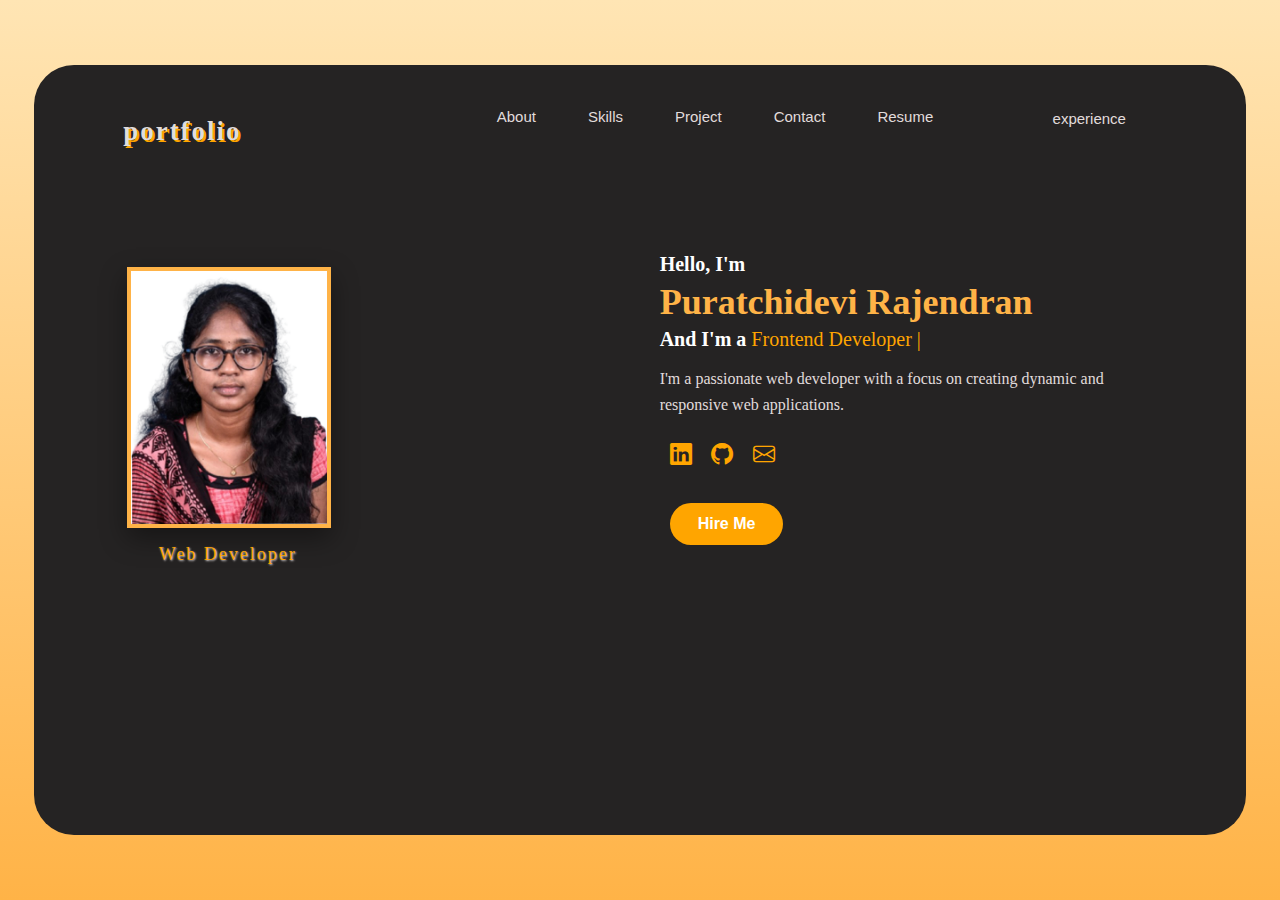
<file: index.html>
<!DOCTYPE html>
<html lang="en">
<head>
    <meta charset="UTF-8">
    <meta name="viewport" content="width=device-width, initial-scale=1.0">
    <title>Portfolio</title>
    <!-- <link href="./bootstrap.css" rel="stylesheet"> -->
    <link rel="stylesheet" href="https://cdn.jsdelivr.net/npm/bootstrap-icons@1.11.3/font/bootstrap-icons.css">
    <link rel="stylesheet" href="portfolio.css">
    <link rel="icon" href="./Screenshot 2025-12-28 at 7.12.57 PM.png" type="image/x-icon">
</head>
<body>
    

    <div class="main-container">

       

        <div class="sub-container">

            <div class="header-section">


                <div class="nav-links">  <h2 class="p-text">portfolio </h2></div>
                <div class="nav-links1">
                <!-- <div class="decoration"><a href="about.html" style="color: #e1dcdc;font-size: 15px; text-decoration: none;"class="decoration" > About Me </a></div> -->
                    <div class="decoration"> <a href="about.html" style="text-decoration: none;color: #e1dcdc;"class="decoration" > About  </a> </div>
                    <div class="decoration" > <a href="skills.html" style="text-decoration: none;color: #e1dcdc;"class="decoration" > Skills </a> </div>
                    <div class="decoration"> <a href="project.html" style="text-decoration: none;color: #e1dcdc;"class="decoration" > Project </a> </div>
                    <div class="decoration"> <a href="contact.html" style="text-decoration: none;color: #e1dcdc;"class="decoration" > Contact </a> </div>
                    <div class="decoration"> <a href="resume.html" style="text-decoration: none; color: #e1dcdc;" class="decoration"> Resume </a> </div>

                </div>
                <div class="nav-links">
                    <p class="experience-text"> <a href="experience.html" style="text-decoration: none;color: #e1dcdc;"class="decoration" target="_blank"> experience </a></p>
                </div>

                
                <!-- <div class="slider-arrow right-arrow">&#10095;</div> -->
                
                

            </div>

            <div class="profile-section">

                <div class="profile-picture">
                    <img src="./img2.png" alt="Profile Picture" class="profile-img">
                    <p class="animated-role">Web Developer</p>
                </div>

                <div class="profile-details">

                    <!-- <div class="inner-div">
                        <div class="content-div">
                            <p>Hello,I'm<p><h5> Puratchidevi</h5>
                                <p>And I'm a<p><span style="color:  orange;">Frontend Developer |</span>

                        </div>
                        <div class="content-div1">
                            <p>I'm a passionate web developer with a focus on creating dynamic and responsive web applications.</p>
                        </div> -->
                       
                        <div class="inner-div">
                            <div class="div-1">
                                <h3>Hello, I'm</h3>
                                <h1>Puratchidevi Rajendran</h1>
                                <h3>And I'm a <span style="color: orange;">Frontend Developer |</span></h3>

                            </div>
                            <div>
                                <p>I'm a passionate web developer with a focus on creating dynamic and responsive web applications.</p>
                            </div>
                        

                       
                        

                        <div class="content-div">
                        <span class="icon linkedin">
                             <a href="https://www.linkedin.com/in/puratchidevi-rajendran-268b58221/" target="_blank">
                             <i class="bi bi-linkedin fs-3"></i>
                            </a>
                        </span>

                        <span class="icon github">
                             <a href="https://github.com/yourusername" target="_blank">
                            <i class="bi bi-github fs-3"></i>
                            </a>
                         </span>

                          <span class="icon github">
                            <a href="mailto:puratchidevir47@gmail.com" target="_blank">
                            <i class="bi bi-envelope fs-3"></i>
                            </a>
                        </span>
                        </div>
                        
                        <div class="content-div">
                            <!-- <button class="btn btn-primary"><b>Hire Me</b></button> -->
                            <button class="btn btn-primary" id="hireMeBtn"><b>Hire Me</b></button>
                        </div>

                    </div>
                    
                    <div >
                      
                    </div>
                    
                   
                </div>

            </div>

            
            


        </div>


        

    </div>

<script>
const hireBtn = document.getElementById('hireMeBtn');
hireBtn.addEventListener('click', () => {
    window.location.href = "contact.html"; // direct contact page ku po
});


</script>


<script  src="./bootstrap.js"></script>
</body>
</html>
</file>
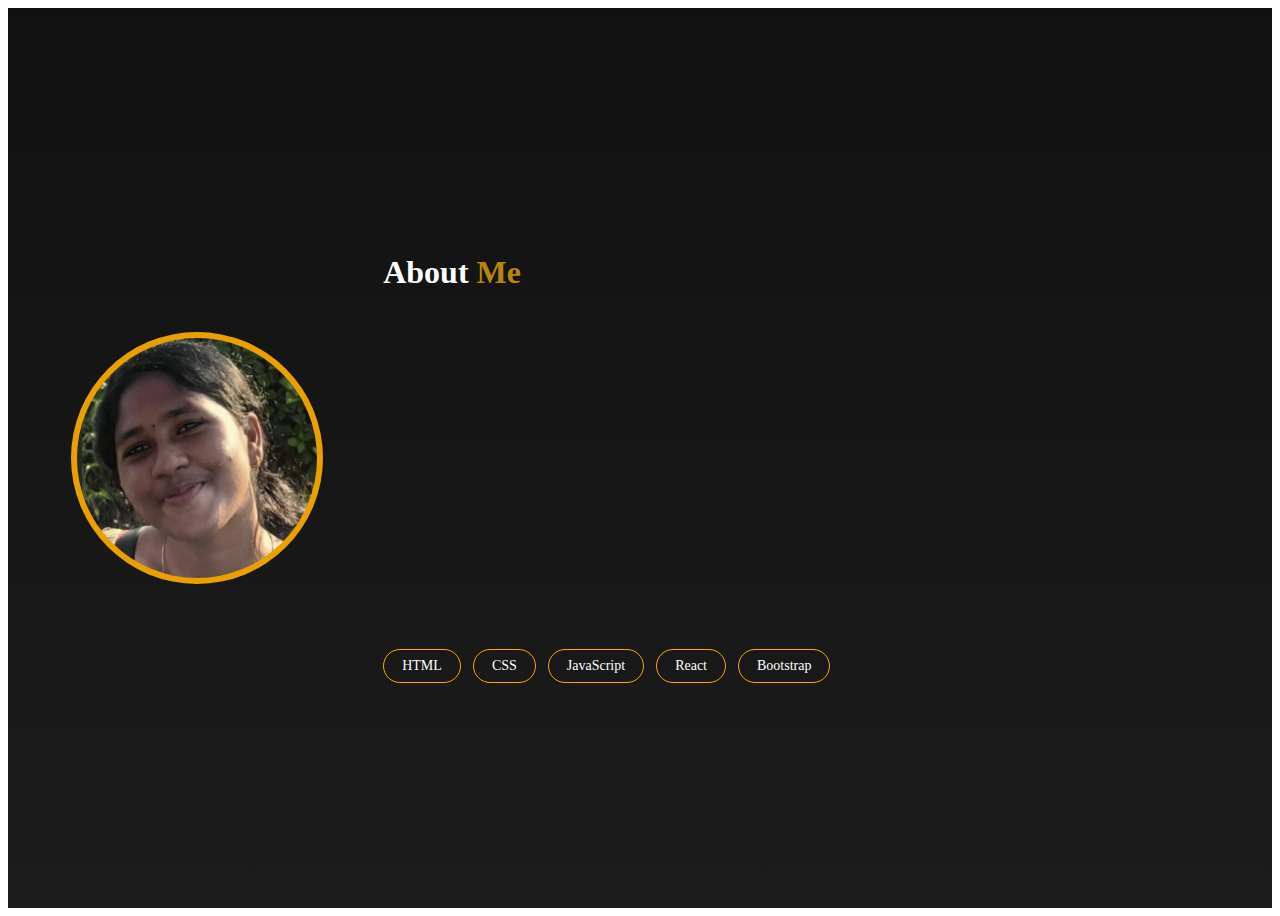
<file: about.html>
<!DOCTYPE html>
<html lang="en">
<head>
<meta charset="UTF-8">
<title>About Me</title>
<link rel="stylesheet" href="about.css">
</head>
<body>

<section class="about-section">
  <div class="about-container">

    <div class="about-left">
      <div class="image-ring">
        <img src="./water.png" alt="Profile Image">
      </div>
    </div>

    <div class="about-right">
        
      <h1>About <span style="color: darkgoldenrod;">Me</span></h1>

      <p class="about-intro">
        I’m <b>Puratchidevi</b>, a passionate <span>Frontend Developer</span>
        who loves building clean, responsive and user-friendly websites.
      </p>

      <p class="about-desc">
        I am a motivated and enthusiastic Frontend Developer with a strong interest in creating clean, responsive, and user-friendly web interfaces. I enjoy learning new concepts and turning simple ideas into functional websites using structured and readable code.

I have basic hands-on experience in building responsive web pages that work well across different screen sizes. I focus on practicing regularly, improving my coding skills, and understanding best practices in frontend development.

I am familiar with HTML, CSS, JavaScript, and React, and I like experimenting with layouts, colors, and simple animations to make websites more engaging. I believe animations should enhance the user experience without affecting performance.

I am a quick learner, self-driven, and always eager to improve my skills. As a fresher, my goal is to gain real-world experience, learn from industry professionals, and grow into a confident frontend developer while contributing positively to projects.
      </p>

      <div class="about-tags">
        <span>HTML</span>
        <span>CSS</span>
        <span>JavaScript</span>
        <span>React</span>
        <span>Bootstrap</span>
      </div>
    </div>

  </div>
</section>

</body>
</html>
</file>
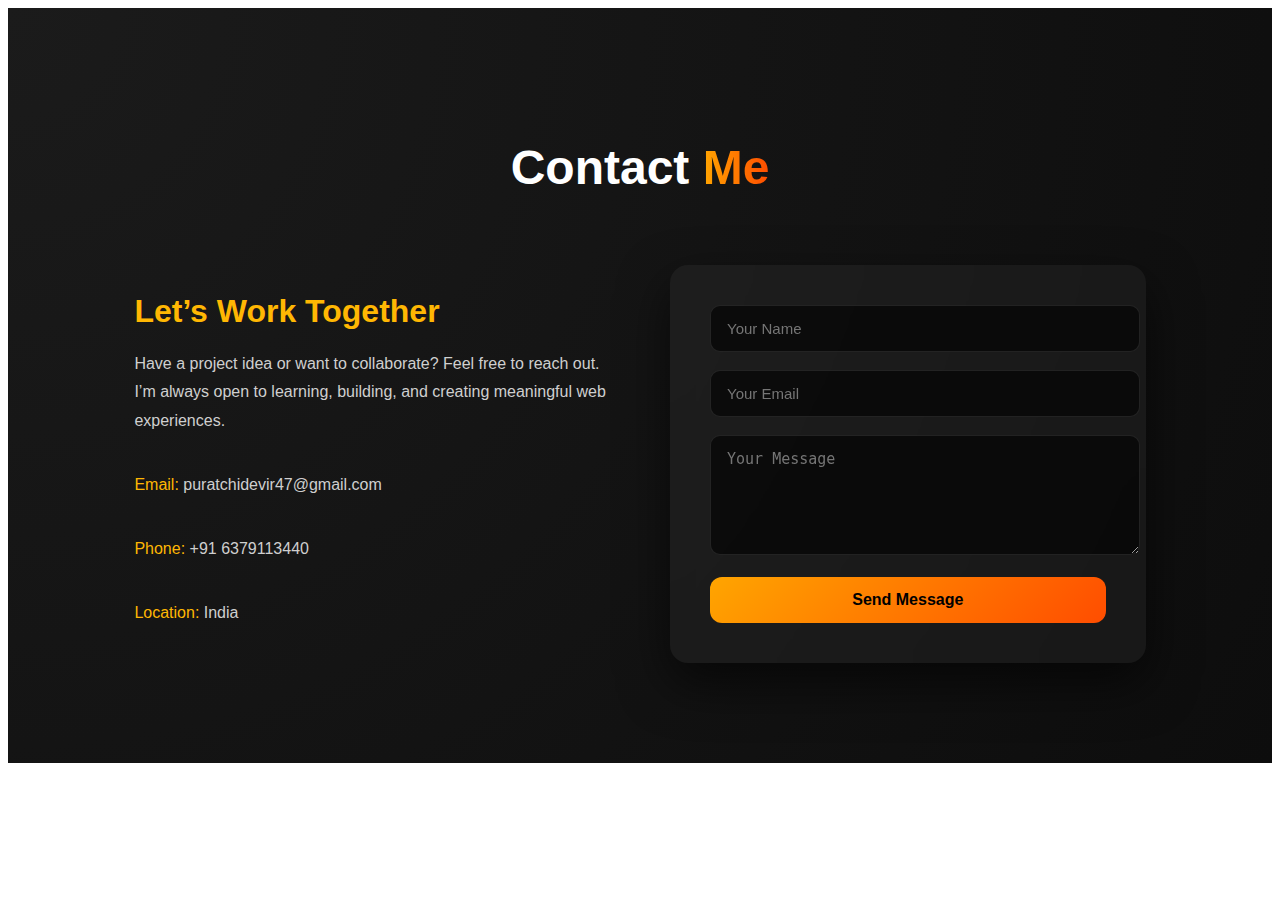
<file: contact.html>
<!DOCTYPE html>
<html lang="en">
<head>

    <meta charset="UTF-8">
    <meta name="viewport" content="width=device-width, initial-scale=1.0">
    <title>Contact</title>
    <link rel="stylesheet" href="contact.css">
    <link rel="icon" href="./Screenshot 2025-12-28 at 7.12.57 PM.png" type="image/x-icon">
</head>

<body> 

    <section class="contact-section">
  <h1>Contact <span>Me</span></h1>

  <div class="contact-container">
    
    <!-- LEFT CONTENT -->
    <div class="contact-info">
      <h2>Let’s Work Together</h2>
      <p>
        Have a project idea or want to collaborate?  
        Feel free to reach out. I’m always open to learning, building,
        and creating meaningful web experiences.
      </p>

      <div class="info-box">
        <p><strong style="color: #ffb703; font-weight: lighter;">Email:</strong> puratchidevir47@gmail.com</p>
        <p><strong style="color: #ffb703; font-weight: lighter;">Phone:</strong> +91 6379113440</p>
        <p><strong style="color: #ffb703; font-weight: lighter;">Location:</strong> India</p>
      </div>
    </div>

    <!-- RIGHT FORM -->
    <div class="contact-form">
      <form>
        <input type="text" placeholder="Your Name" required>
        <input type="email" placeholder="Your Email" required>
        <textarea placeholder="Your Message" rows="5" required></textarea>
        <button type="submit">Send Message</button>
      </form>
    </div>

  </div>
</section>

<script>
const hireBtn = document.querySelector('.btn-primary');
hireBtn.addEventListener('click', () => {
    window.location.href = "contact.html"; // go to contact page
});
</script>

</body>
</file>
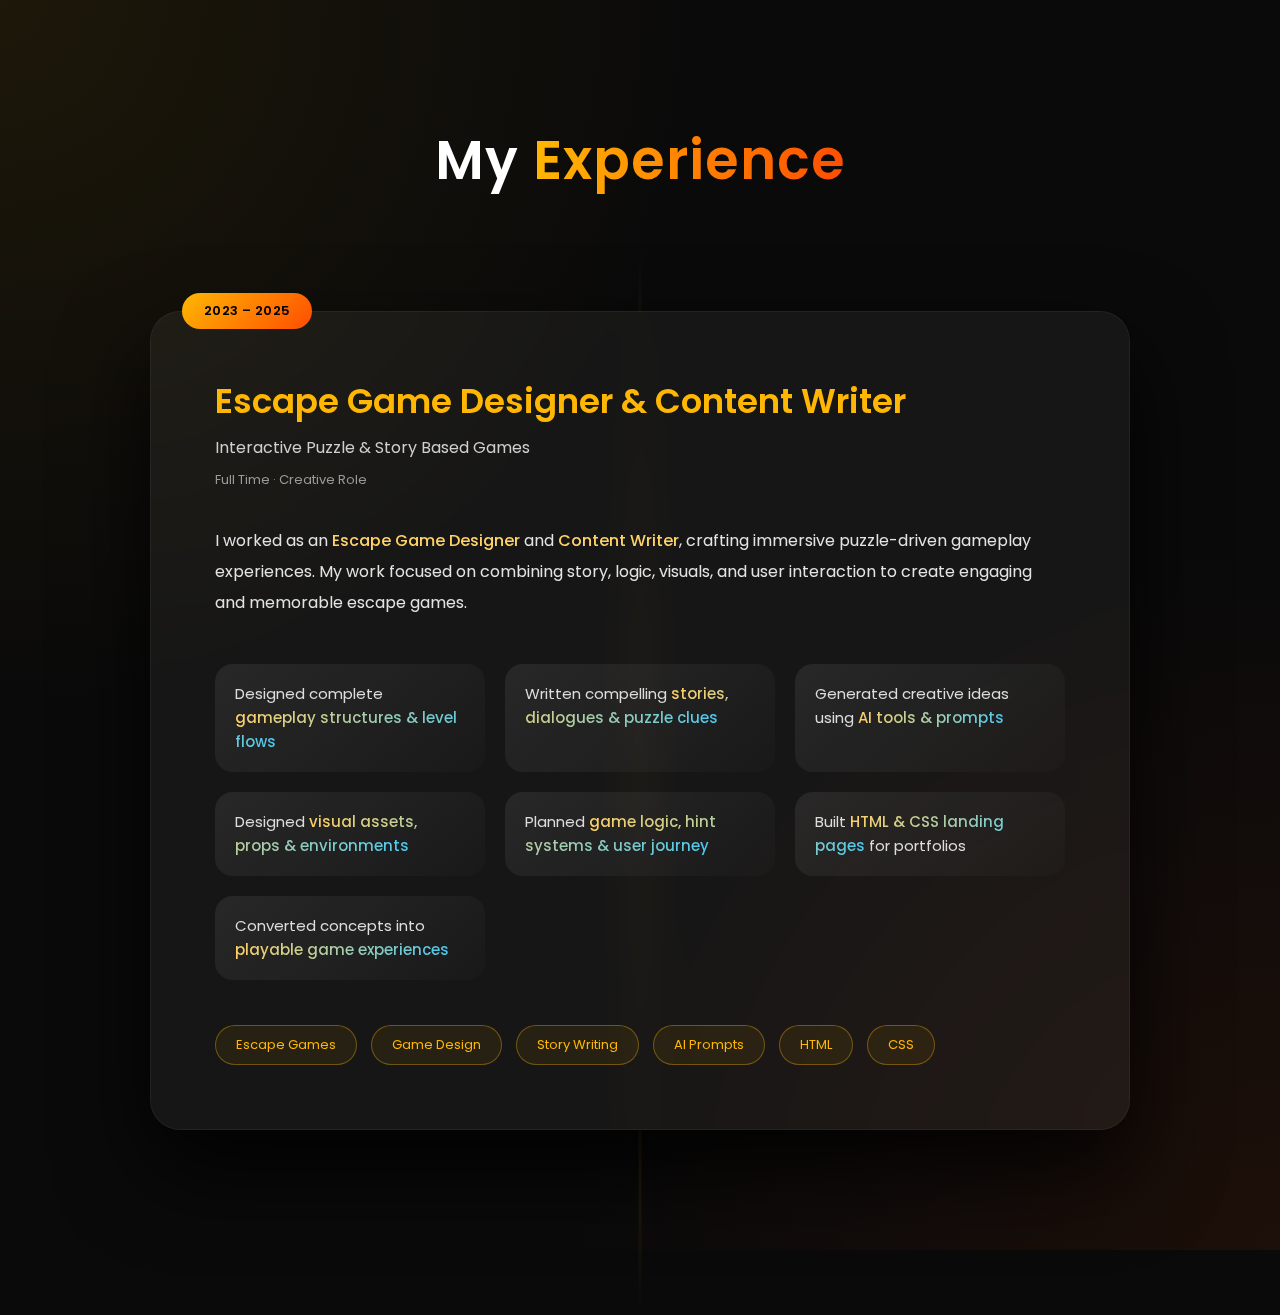
<file: experience.html>
<!DOCTYPE html>
<html lang="en">
<head>
  <meta charset="UTF-8">
  <title>Experience</title>
  <meta name="viewport" content="width=device-width, initial-scale=1.0">

  <!-- Google Font -->
  <link href="https://fonts.googleapis.com/css2?family=Poppins:wght@300;400;500;600;700&display=swap" rel="stylesheet">

  <!-- CSS -->
  <link rel="stylesheet" href="experience.css">
</head>

<body>

  <section class="experience-section" id="experience">

  <h1 class="exp-title">My <span>Experience</span></h1>

  <div class="timeline">
    <div class="timeline-line"></div>

    <div class="experience-card">

      <div class="exp-badge">2023 – 2025</div>

      <div class="exp-header">
        <h2>Escape Game Designer & Content Writer</h2>
        <div class="exp-company">Interactive Puzzle & Story Based Games</div>
        <div class="exp-year">Full Time · Creative Role</div>
      </div>

      <p class="exp-desc">
        I worked as an <span>Escape Game Designer</span> and <span>Content Writer</span>,
        crafting immersive puzzle-driven gameplay experiences.
        My work focused on combining story, logic, visuals, and user interaction
        to create engaging and memorable escape games.
      </p>

      <!-- Stylish Grid instead of icons -->
      <div class="exp-grid">
        <div class="exp-box">Designed complete <span>gameplay structures & level flows</span></div>
        <div class="exp-box">Written compelling <span>stories, dialogues & puzzle clues</span></div>
        <div class="exp-box">Generated creative ideas using <span>AI tools & prompts</span></div>
        <div class="exp-box">Designed <span>visual assets, props & environments</span></div>
        <div class="exp-box">Planned <span>game logic, hint systems & user journey</span></div>
        <div class="exp-box">Built <span>HTML & CSS landing pages</span> for portfolios</div>
        <div class="exp-box">Converted concepts into <span>playable game experiences</span></div>
      </div>

      <div class="exp-tags">
        <span>Escape Games</span>
        <span>Game Design</span>
        <span>Story Writing</span>
        <span>AI Prompts</span>
        <span>HTML</span>
        <span>CSS</span>
      </div>

    </div>
  </div>

</section>

<script>
const hireBtn = document.querySelector('.btn-primary');
hireBtn.addEventListener('click', () => {
    window.location.href = "contact.html"; // go to contact page
});
</script>
</body>
</html>
</file>
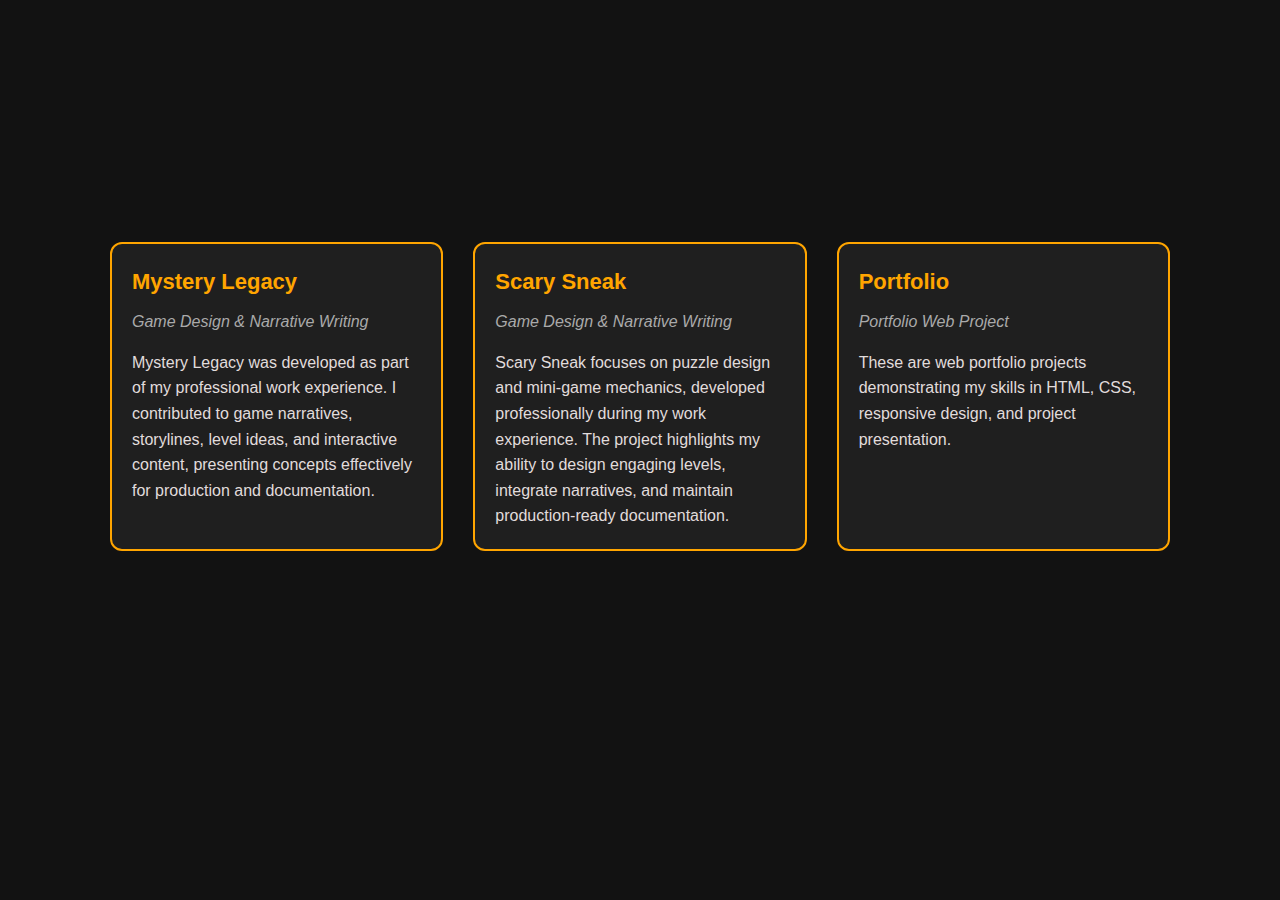
<file: project.html>
<!DOCTYPE html>
<html lang="en">
<head>
  <meta charset="UTF-8">
  <title>Puratchi Devi | Portfolio Projects</title>
  <meta name="viewport" content="width=device-width, initial-scale=1.0">
  <link rel="stylesheet" href="project.css">
</head>
<body>

  <!-- MAIN HEADING + EXPLANATION -->
  <section class="projects-header">
    <h1 class="heading">Projects</h1>
    <p class="portfolio-note">
      These projects were professionally developed during my work experience in a gaming company. 
      They showcase my skills in game design, narrative writing, puzzle creation, and project documentation.
    </p>
  </section>

  <!-- PROJECT GRID -->
  <section class="projects-grid">

    <div class="project-box">
      <div class="project-content">
        <h2>Mystery Legacy</h2>
        <p class="project-type">Game Design & Narrative Writing</p>
        <p>
          Mystery Legacy was developed as part of my professional work experience. 
          I contributed to game narratives, storylines, level ideas, and interactive content, 
          presenting concepts effectively for production and documentation.
        </p>
      </div>
    </div>

    <div class="project-box">
      <div class="project-content">
        <h2>Scary Sneak</h2>
        <p class="project-type">Game Design & Narrative Writing</p>
        <p>
          Scary Sneak focuses on puzzle design and mini-game mechanics, developed professionally during my work experience. 
          The project highlights my ability to design engaging levels, integrate narratives, and maintain production-ready documentation.
        </p>
      </div>
    </div>

    <div class="project-box">
      <div class="project-content">
        <h2>Portfolio </h2>
        <p class="project-type">Portfolio Web Project</p>
        <p>
          These are web portfolio projects demonstrating my skills in HTML, CSS, responsive design, and project presentation.
        </p>
      </div>
    </div>

  </section>

  <!-- JS for Animations -->
  <script>
    // Scroll animation for project boxes
    const boxes = document.querySelectorAll('.project-box');

    function checkBoxes() {
      const triggerBottom = window.innerHeight / 1.1;
      boxes.forEach(box => {
        const boxTop = box.getBoundingClientRect().top;
        if(boxTop < triggerBottom) {
          box.classList.add('show');
        }
      });
    }

    window.addEventListener('scroll', checkBoxes);
    window.addEventListener('load', checkBoxes);

    // Heading letter animation
    const heading = document.querySelector('.heading');
    const letters = heading.textContent.split("");
    heading.textContent = "";

    letters.forEach(letter => {
      const span = document.createElement('span');
      span.textContent = letter;
      span.classList.add('letter');
      heading.appendChild(span);
    });

    let delay = 0;
    document.querySelectorAll('.letter').forEach(span => {
      span.style.animationDelay = `${delay}s`;
      delay += 0.05;
    });
  </script>

  

</body>
</html>
</file>
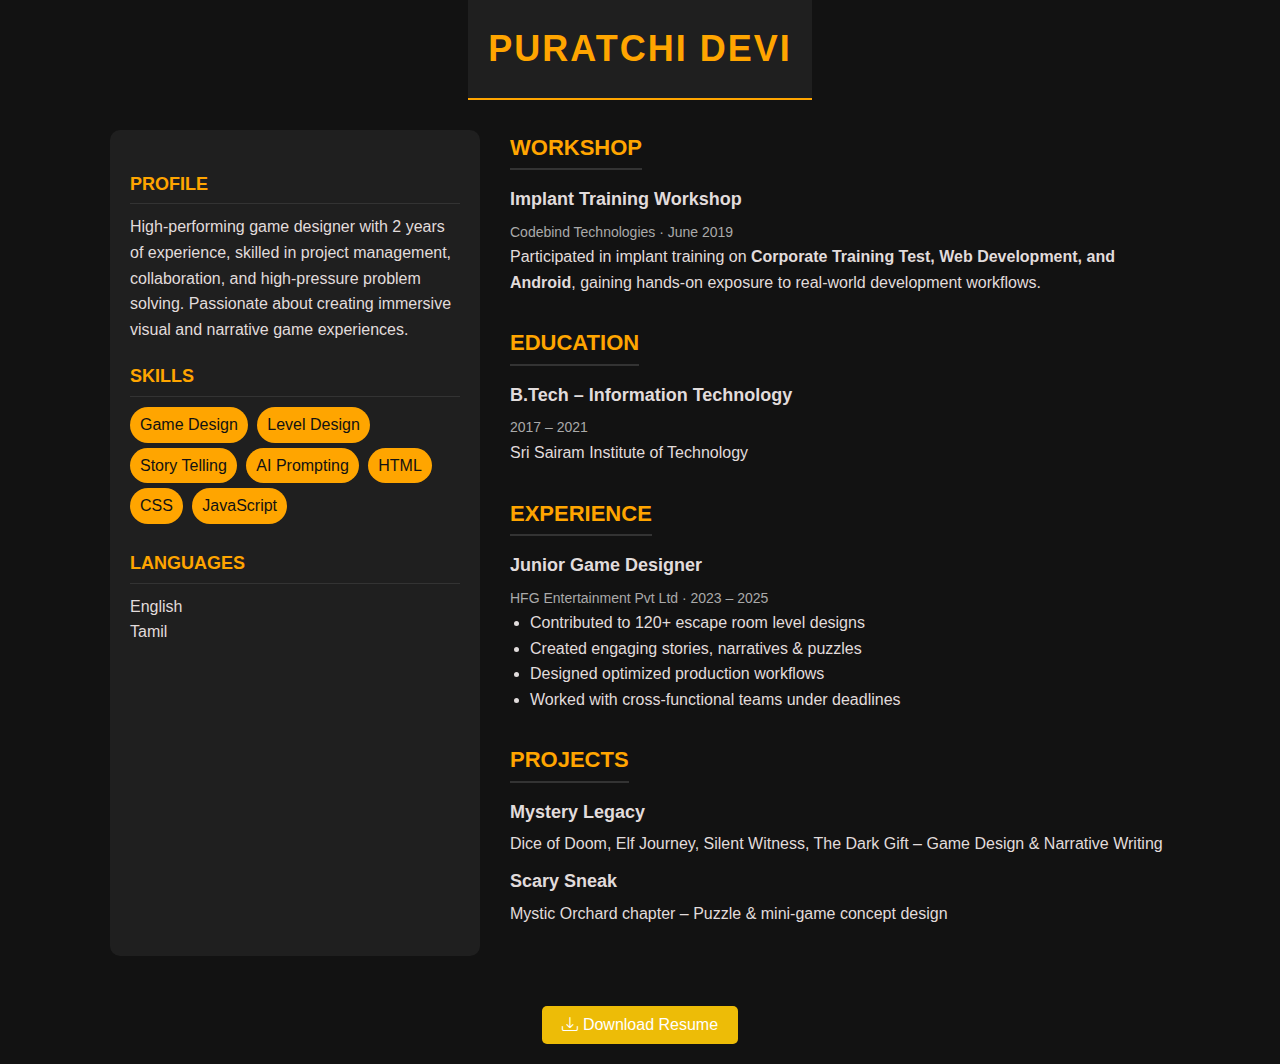
<file: resume.html>
<!DOCTYPE html>
<html lang="en">
<head>
  <meta charset="UTF-8">
  <title>Puratchi Devi | Resume</title>
  <meta name="viewport" content="width=device-width, initial-scale=1.0">
  <link rel="stylesheet" href="resume.css">
  <link rel="stylesheet" href="https://cdn.jsdelivr.net/npm/bootstrap-icons@1.11.3/font/bootstrap-icons.css">
</head>
<body>

  <!-- TOP HEADING -->
  <div class="top-bar">
    <h1>Puratchi Devi</h1>
  </div>

  <!-- RESUME CONTENT -->
  <div class="resume">

    <!-- LEFT PANEL -->
    <aside class="left">
      <section>
        <h2>PROFILE</h2>
        <p>
          High-performing game designer with <span>2 years of experience</span>, skilled in
          project management, collaboration, and high-pressure problem solving.
          Passionate about creating immersive visual and narrative game experiences.
        </p>
      </section>

      <section>
        <h2>SKILLS</h2>
        <ul class="skill-list">
          <li>Game Design</li>
          <li>Level Design</li>
          <li>Story Telling</li>
          <li>AI Prompting</li>
          <li>HTML</li>
          <li>CSS</li>
          <li>JavaScript</li>
        </ul>
      </section>

      <section>
        <h2>LANGUAGES</h2>
        <p>English</p>
        <p>Tamil</p>
      </section>
    </aside>

    <!-- RIGHT PANEL -->
    <main class="right">

      <section class="block">
        <h2>WORKSHOP</h2>
        <div class="item">
          <h3>Implant Training Workshop</h3>
          <span>Codebind Technologies · June 2019</span>
          <p>
            Participated in implant training on <strong>Corporate Training Test,
            Web Development, and Android</strong>, gaining hands-on exposure to
            real-world development workflows.
          </p>
        </div>
      </section>

      <section class="block">
        <h2>EDUCATION</h2>
        <div class="item">
          <h3>B.Tech – Information Technology</h3>
          <span>2017 – 2021</span>
          <p>Sri Sairam Institute of Technology</p>
        </div>
      </section>

      <section class="block">
        <h2>EXPERIENCE</h2>
        <div class="item">
          <h3>Junior Game Designer</h3>
          <span>HFG Entertainment Pvt Ltd · 2023 – 2025</span>
          <ul>
            <li>Contributed to 120+ escape room level designs</li>
            <li>Created engaging stories, narratives & puzzles</li>
            <li>Designed optimized production workflows</li>
            <li>Worked with cross-functional teams under deadlines</li>
          </ul>
        </div>
      </section>

      <section class="block">
        <h2>PROJECTS</h2>
        <div class="item">
          <h3>Mystery Legacy</h3>
          <p>Dice of Doom, Elf Journey, Silent Witness, The Dark Gift – Game Design & Narrative Writing</p>
        </div>
        <div class="item">
          <h3>Scary Sneak</h3>
          <p>Mystic Orchard chapter – Puzzle & mini-game concept design</p>
        </div>
      </section>

    </main>

  </div>

  <!-- DOWNLOAD BUTTON BOTTOM -->
  <div class="bottom-download">
    <a href="./Puratchi_Resume.pdf" download>
      <button><i class="bi bi-download"></i> Download Resume</button>
    </a>
  </div>

 

</body>
</html>
</file>
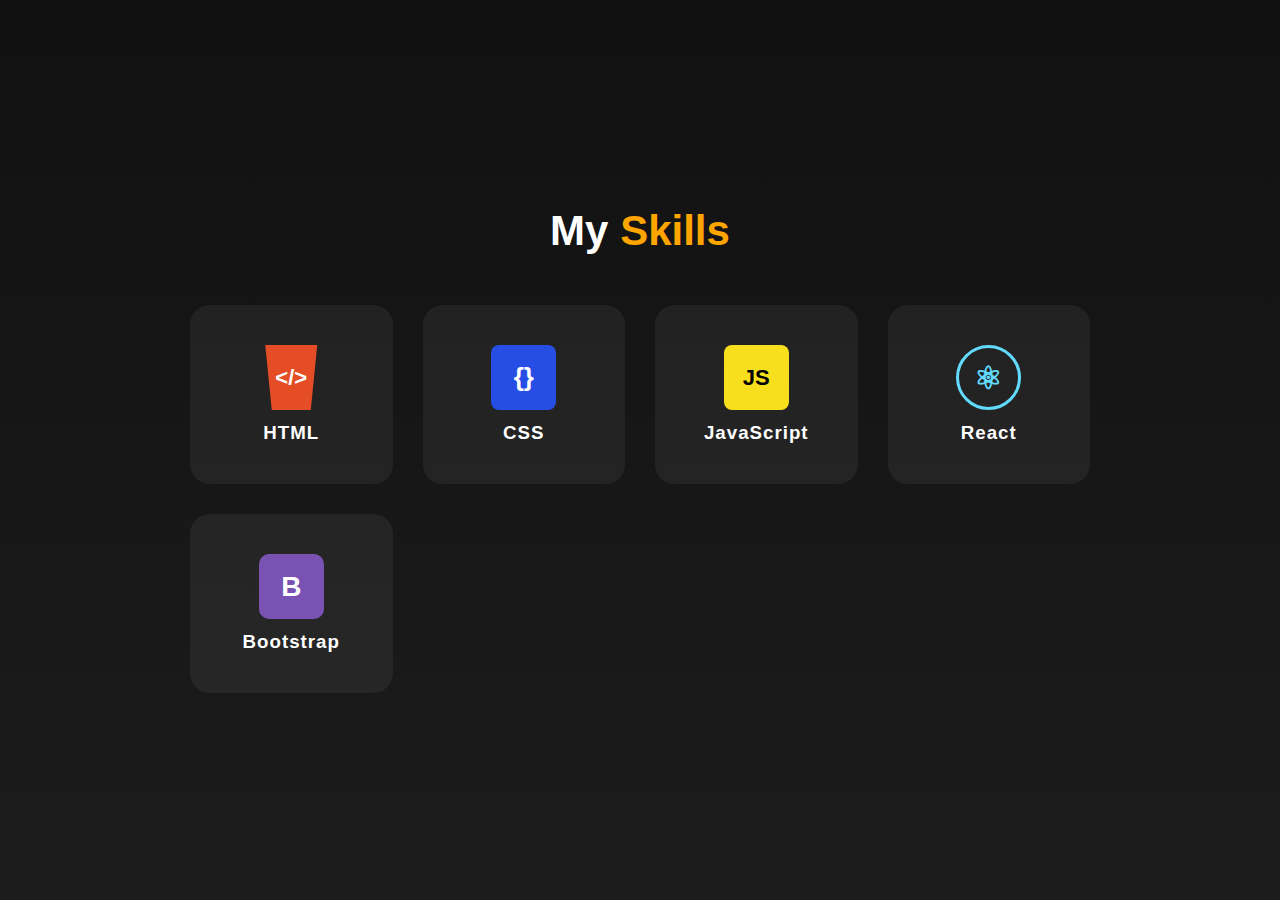
<file: skills.html>
<!DOCTYPE html>
<html lang="en">
<head>
  <meta charset="UTF-8">
  <title>My Skills</title>
  <link rel="stylesheet" href="skills.css">
</head>
<body>

<section class="skills-section">
  <h1>My <span>Skills</span></h1>

  <div class="skills-grid">

    <div class="skill-card">
      <div class="logo html-logo"></div>
      <h3>HTML</h3>
    </div>

    <div class="skill-card">
      <div class="logo css-logo"></div>
      <h3>CSS</h3>
    </div>

    <div class="skill-card">
      <div class="logo js-logo"></div>
      <h3>JavaScript</h3>
    </div>

    <div class="skill-card">
      <div class="logo react-text-logo">⚛︎</div>
      <h3>React</h3>
    </div>

    <div class="skill-card">
      <div class="logo bootstrap-logo"></div>
      <h3>Bootstrap</h3>
    </div>

  </div>
</section>


</body>
</html>
</file>
<file: portfolio.css>
html, body {
    margin: 0;
    padding: 0;
    height: 100%;
    overflow: hidden;
}



.main-container {
    height: 100vh; 
    width: 100%;   
   background-color: #f4b860; 
    display: flex;
    justify-content: center; align-items: center;
}

.main-container{
    background: linear-gradient(
        180deg,
        #ffe5b4,
        #ffb347
    );
}



.sub-container{
    height: 80%;
    width: 90%;
    max-width: 1200px;
    background-color: hsl(0, 3%, 14%);
    border-radius: 40px;
    display: flex;
    flex-direction: column;
    justify-content: flex-start;
    padding: 20px 30px 30px;
    position: relative;
}

.sub-container:hover {
    border: 5px solid #595555;
    transition: 0.3s;
    

    
}

/* arrow properties */

.sub-container{
    position: relative; /* arrows position panna IMPORTANT */
}

/* common arrow style */
.slider-arrow{
    position: absolute;
    top: 50%;
    transform: translateY(-50%);
    font-size: 28px;
    color: #000;
    background-color: #ffffff;
    padding: 10px 14px;
    border-radius: 50%;
    cursor: pointer;
    box-shadow: 0 4px 10px rgba(0,0,0,0.3);
    user-select: none;
    transition: 0.3s;
    margin-right: 40px;
}

/* hover effect */
.slider-arrow:hover{
    background-color: #ffb347;
}



.right-arrow{
    right: -20px;
}

.header-section{

    /* border: 1px solid hsl(0, 72%, 48%); */
    
    height: 10%;
    width: 100%;
    display: flex;
    flex-direction: row;
    margin-top: 10px;
    justify-content: flex-end;
    gap: 20px;
    

}
.nav-links{
    /* border: 1px solid hwb(43 13% 17%); */
    width: 30% ;
  

}



.nav-links1{
    /* border: 1px solid hwb(213 13% 17%); */
   
    width: 50% ;
    display: flex;
    flex-direction: row;
    justify-content: space-around;
    margin-left: 150px;
}

.decoration{
    color: #e1dcdc;
    font-size: 15px;
    font-family:  sans-serif;
   padding: 13px;
   
    cursor: pointer;
}
.decoration:hover{
    color: #000000;
    background-color: #d3b354;
    height: fit-content;
    border-bottom: 4px solid hsl(37, 81%, 46%);
    border-radius: 8px;
    transition: 0.6s;
}





.experience-text{
    color: #e1dcdc;
    font-size: 15px;
    font-family:  sans-serif;
    padding: 13px;
    cursor: pointer;
    width: fit-content;
    
    margin-left: 20%;
    margin-top: 2px;
}

.experience-text:hover {
     
    color: #000000;
    background-color: #d3b354;
    height: fit-content;
    border-bottom: 4px solid hsl(37, 81%, 46%);
    border-radius: 8px;
    transition: 0.6s;
    
}
.p-text {
    color: #e1dcdc;
    text-align: center;
    font-family: Cambria, Cochin, Georgia, Times, 'Times New Roman', serif;
    font-size: 27px;
    text-shadow: 2px 2px orange;
    padding: 18px;
    letter-spacing: 2px;
    margin-top: 3px;
}

/* .p-text {
    color: #ffb347; 
    font-family: 'Segoe UI', Tahoma, Geneva, Verdana, sans-serif;
    font-size: 24px; 
    font-weight: 600; 
    letter-spacing: 1px; 
    text-transform: uppercase;
    text-align: center; 
    margin: 15px 0; 
    text-shadow: 1px 1px 2px rgba(0,0,0,0.2); 
    transition: 0.3s ease;
} */

.p-text:hover {
    color: #fff; 
    text-shadow: 2px 2px 4px rgba(0,0,0,0.4);
    transform: scale(1.05); /* slight hover lift */
}

.profile-section{
    /* border: 1px solid lab(76.48% -39.19 -13.33); */
    height: 90%;
    width: 100%;
    display: flex;
    flex-direction: row;
}



.profile-img{
    width: 40%;
    height: auto;
    margin-left: 63px;   
    margin-top: 100px;          /* round photo */
    border: 4px solid #ffb347;       /* orange border */
    box-shadow: 0 10px 25px rgba(0,0,0,0.4);
    transition: 0.4s ease;
    overflow: visible;
}

.animated-role {
    margin-top: 12px;
    margin-right: 162px;
    text-align: center;
    font-size: 18px;
    font-weight: 500;
    color: orange;
    text-shadow: #e1dcdc 1px 1px 2px;
    letter-spacing: 2px;
    animation: fadeUp 2s ease-in-out ;
}

@keyframes fadeUp {
    0% {
        opacity: 0;
        transform: translateY(15px);
    }
    40% {
        opacity: 1;
        transform: translateY(0);
    }
    70% {
        opacity: 1;
        transform: translateY(0);
    }
    100% {
        opacity: 0;
        transform: translateY(-15px);
    }
}


.profile-img:hover{
    transform: scale(1.05);
    box-shadow: 0 15px 35px rgba(0,0,0,0.6);
}
.profile-details{
    /* border: 1px solid lab(74.81% -69.63 68.29); */
    width: 60%;
    display: flex;
    flex-direction: column;
    
    
    

}

.inner-div {
    display: flex;
    flex-direction: column;
    gap: 15px; /* spacing between blocks */
    margin-top: 20px;
    max-width: 600px; /* adjust width for readability */
}

.div-1 h3 {
    font-size: 20px;
    font-weight: 600;
    color: #fff;
    margin: 0;
}

.div-1 h1 {
    font-size: 36px;
    font-weight: 700;
    color: #ffb347; /* orange highlight for name */
    margin: 5px 0;
}

.div-1 h3 span {
    color: orange; /* highlight role */
    font-weight: 500;
}

.inner-div > div p {
    font-size: 16px;
    color: #e1dcdc;
    line-height: 1.6;
    margin: 0;
}



.inner-div {

    /* border: 1px solid lab(32.56% 62.84 -82.84); */
    height: 45%;
    width: 68%;
    margin-top: 13%;
    align-self: center;
    display: flex;
    flex-direction: column;
    

}
.content-div{
    /* border: 1px solid hwb(143 13% 17%); */
    height: 25%;
    color: hsl(0, 11%, 95%);
    padding: 10px;
    font-size: 18px;
    
    
}







.div1{
    /* border: 1px solid hwb(143 13% 17%); */
    height: 35%;
    color: hsl(0, 11%, 95%);
    padding: 10px;
    font-size: 15px;

}
/* common icon styles */
.content-div .icon a {
  display: inline-block;
  transition: transform 0.3s, color 0.3s;
  margin-right: 15px;
  font-size: 22px;
  
}

/* hover effect */
.content-div .icon a:hover {
  transform: scale(1.2);
}

/* individual colors */
.content-div .linkedin i {
  color: orange;
}

.content-div .github i {
  color:  orange;;
}

.btn-primary {
    background-color: orange;
    color: #fff;
    border: none;
    padding: 12px 28px;      
    border-radius: 30px;     
    cursor: pointer;
    font-size: 16px;
    font-weight: 500;
    transition: all 0.3s ease;
}

.btn-primary:hover {
    background-color: #ffb347;
    transform: translateY(-2px);
} 



/* RESPONSIVE DESIGN */
/* ----- MEDIA QUERIES ----- */

/* Tablets (width <= 1024px) */
@media (max-width: 1024px) {
    .sub-container {
        width: 95%;
        padding: 15px 20px 20px;
    }

    .profile-section {
        flex-direction: column;
        align-items: center;
    }

    .profile-img {
        margin-left: 0;
        margin-top: 30px;
        width: 60%;
    }

    .profile-details {
        width: 90%;
        margin-top: 20px;
        text-align: center;
    }

    .inner-div {
        width: 90%;
        margin-top: 10%;
    }

    .nav-links1 {
        margin-left: 0;
        flex-wrap: wrap;
        justify-content: center;
        gap: 10px;
    }
}

/* Mobile (width <= 768px) */
@media (max-width: 768px) {
    .sub-container {
        border-radius: 20px;
        padding: 10px 15px 15px;
    }

    .profile-img {
        width: 80%;
        margin-top: 20px;
    }

    .animated-role {
        margin-right: 0;
        font-size: 16px;
    }

    .p-text {
        font-size: 22px;
        padding: 10px;
    }

    .inner-div > div p {
        font-size: 14px;
    }

    .experience-text, .decoration {
        font-size: 13px;
        padding: 8px;
    }

    .slider-arrow {
        font-size: 24px;
        padding: 8px 12px;
    }
}

/*responsive */

/* Small Mobile (width <= 480px) */
@media (max-width: 480px) {
    .sub-container {
        width: 100%;
        border-radius: 15px;
        padding: 8px 10px 10px;
    }

    .profile-img {
        width: 90%;
        margin-top: 15px;
    }

    .animated-role {
        font-size: 14px;
        margin-top: 8px;
    }

    .p-text {
        font-size: 18px;
        padding: 6px;
    }

    .inner-div {
        width: 95%;
        margin-top: 5%;
    }

    .inner-div > div p {
        font-size: 13px;
        line-height: 1.4;
    }

    .experience-text, .decoration {
        font-size: 12px;
        padding: 5px;
        margin-left: 0;
    }

    .slider-arrow {
        font-size: 20px;
        padding: 6px 10px;
    }

    .nav-links1 {
        flex-direction: column;
        gap: 5px;
        margin-left: 0;
    }
}
</file>
<file: about.css>
/* 
body {
  background:#111;
  font-family: sans-serif;
}

.about-container {
  padding: 80px;
  color: #fff;
  text-align: center;
}

.about-container span {
  color: orange;
}

.about-card {
  max-width: 700px;
  margin: 30px auto;
  padding: 30px;
  background: linear-gradient(135deg,#222,#333);
  border-radius: 20px;
  transition: 0.4s;
}

.about-card:hover {
  transform: translateY(-10px);
}

.timeline {
  display: flex;
  justify-content: center;
  gap: 30px;
  margin-top: 40px;
}

.timeline-item {
  background:#222;
  padding: 20px;
  border-left: 4px solid orange;
  width: 220px;
} */
 /* FULL PAGE COVER */
.about-section{
  height:100vh;
  background:linear-gradient(180deg,#111,#1c1c1c);
  display:flex;
  align-items:center;
  justify-content:center;
  overflow:hidden;
  color:#fff;
}

/* CONTAINER */
.about-container{
  width:90%;
  max-width:1200px;
  display:flex;
  gap:60px;
  align-items:center;
}

/* LEFT SIDE */
.about-left{
  flex:1;
  display:flex;
  justify-content:center;
  animation:slideLeft 1.2s ease forwards;
}

/* CIRCLE DESIGN */
.about-left{
  display: flex;
  justify-content: center;
  align-items: center;
}

/* RING */
.image-ring{
  width: 240px;
  height: 240px;
  border-radius: 50%;
  padding: 6px;
  background: lab(71.9% 21.24 75.43);
  animation: pulse 2s infinite;
  display: flex;
  justify-content: center;
  align-items: center;
}

/* IMAGE */
.image-ring img{
  width: 100%;
  height: 100%;
  border-radius: 50%;
  object-fit: cover;   /* 🔥 MOST IMPORTANT */
}

.about-intro{
  font-size:18px;
  line-height:1.8;
  margin-bottom:15px;
  opacity:0;
  animation:fadeUp 1s ease forwards;
  animation-delay:0.6s;
}

.about-desc{
  font-size:16px;
  line-height:1.8;
  color:#ddd;
  opacity:0;
  animation:fadeUp 1s ease forwards;
  animation-delay:1s;
}

/* SKILL TAGS */
.about-tags{
  margin-top:25px;
  display:flex;
  flex-wrap:wrap;
  gap:12px;
}

.about-tags span{
  padding:8px 18px;
  border:1px solid orange;
  border-radius:30px;
  font-size:14px;
  cursor:pointer;
  transition:0.3s;
}

.about-tags span:hover{
  background:orange;
  color:#111;
  transform:translateY(-3px);
  box-shadow:0 0 10px orange;
}

/* ANIMATIONS */
@keyframes slideLeft{
  from{opacity:0;transform:translateX(-60px);}
  to{opacity:1;transform:translateX(0);}
}

@keyframes slideRight{
  from{opacity:0;transform:translateX(60px);}
  to{opacity:1;transform:translateX(0);}
}

@keyframes fadeUp{
  from{opacity:0;transform:translateY(30px);}
  to{opacity:1;transform:translateY(0);}
}

@keyframes pulse{
  0%{box-shadow:0 0 20px rgba(255,179,71,0.4);}
  50%{box-shadow:0 0 40px rgba(255,179,71,0.8);}
  100%{box-shadow:0 0 20px rgba(255,179,71,0.4);}
}

/* RESPONSIVE */

/* Small devices: phones */
@media (max-width: 768px) {
  .about-container {
    flex-direction: column;
    gap: 30px;
    padding: 20px;
  }

  .about-left {
    width: 200px;
    height: 200px;
  }

  .image-ring {
    width: 200px;
    height: 200px;
    padding: 4px;
  }

  .about-intro {
    font-size: 16px;
    text-align: center;
  }

  .about-desc {
    font-size: 14px;
    text-align: center;
  }

  .about-tags {
    justify-content: center;
  }

  .about-tags span {
    font-size: 12px;
    padding: 6px 14px;
  }
}

/* Extra small devices: very small phones */
@media (max-width: 480px) {
  .about-left {
    width: 160px;
    height: 160px;
  }

  .image-ring {
    width: 160px;
    height: 160px;
    padding: 3px;
  }

  .about-intro {
    font-size: 14px;
  }

  .about-desc {
    font-size: 12px;
  }

  .about-tags span {
    font-size: 11px;
    padding: 5px 10px;
  }
}
</file>
<file: contact.css>
/* =========================
   CONTACT SECTION – FULL CSS
========================= */

.contact-section{
  padding:100px 10%;
  background:radial-gradient(circle at top left, #1b1b1b, #0d0d0d);
  color:#fff;
  font-family:'Poppins', sans-serif;
}

.contact-section h1{
  text-align:center;
  font-size:48px;
  margin-bottom:70px;
  animation:fadeDown 1s ease forwards;
}

.contact-section h1 span{
  background:linear-gradient(90deg, orange, #ff4d00);
  -webkit-background-clip:text;
  -webkit-text-fill-color:transparent;
}

/* CONTAINER */
.contact-container{
  display:grid;
  grid-template-columns:1fr 1fr;
  gap:60px;
  align-items:center;
}

/* LEFT CONTENT */
.contact-info{
  animation:slideLeft 1s ease forwards;
}

.contact-info h2{
  font-size:32px;
  margin-bottom:20px;
  color:#ffb703;
}

.contact-info p{
  color:#cfcfcf;
  line-height:1.8;
  margin-bottom:35px;
}

/* RIGHT FORM */
.contact-form{
  background:rgba(255,255,255,0.04);
  backdrop-filter:blur(10px);
  padding:40px;
  border-radius:18px;
  box-shadow:0 20px 50px rgba(0,0,0,0.6);
  animation:slideRight 1s ease forwards;
}

/* INPUTS */
.contact-form input,
.contact-form textarea{
  width:100%;
  padding:14px 16px;
  margin-bottom:18px;
  background:rgba(0,0,0,0.6);
  border:1px solid rgba(255,255,255,0.1);
  border-radius:10px;
  color:#fff;
  font-size:15px;
  transition:0.3s;
}

.contact-form input:focus,
.contact-form textarea:focus{
  outline:none;
  border-color:orange;
  box-shadow:0 0 12px rgba(255,165,0,0.5);
}

/* BUTTON */
.contact-form button{
  width:100%;
  padding:14px;
  border:none;
  border-radius:12px;
  background:linear-gradient(135deg, orange, #ff4d00);
  color:#000;
  font-size:16px;
  font-weight:600;
  cursor:pointer;
  transition:0.35s;
  box-shadow:0 0 0 rgba(255,165,0,0.6);
}

.contact-form button:hover{
  transform:translateY(-3px);
  box-shadow:0 0 25px rgba(255,165,0,0.9);
}

/* RESPONSIVE */
@media(max-width:900px){
  .contact-container{
    grid-template-columns:1fr;
  }
  .contact-section{
    padding:80px 6%;
  }
}

/* ANIMATIONS */
@keyframes fadeDown{
  from{opacity:0;transform:translateY(-30px);}
  to{opacity:1;transform:translateY(0);}
}

@keyframes slideLeft{
  from{opacity:0;transform:translateX(-40px);}
  to{opacity:1;transform:translateX(0);}
}

@keyframes slideRight{
  from{opacity:0;transform:translateX(40px);}
  to{opacity:1;transform:translateX(0);}
}

/* media query for smaller screens */
/* Tablet / small laptop */
@media (max-width: 900px){
  .contact-container{
    grid-template-columns:1fr; /* left & form stack vertical */
    gap:40px;
  }
  .contact-section{
    padding:80px 6%;
  }
}

/* Small devices: phones */
@media (max-width: 600px){
  .contact-section{
    padding:60px 4%;
  }

  .contact-section h1{
    font-size:36px;
    margin-bottom:50px;
  }

  .contact-info h2{
    font-size:28px;
  }

  .contact-info p{
    font-size:14px;
    margin-bottom:25px;
  }

  .contact-form{
    padding:30px;
  }

  .contact-form input,
  .contact-form textarea{
    font-size:14px;
    padding:12px 14px;
  }

  .contact-form button{
    font-size:15px;
    padding:12px;
  }
}

/* Extra small devices: very small phones */
@media (max-width: 400px){
  .contact-section h1{
    font-size:28px;
    margin-bottom:40px;
  }

  .contact-info h2{
    font-size:24px;
  }

  .contact-form{
    padding:20px;
  }

  .contact-form input,
  .contact-form textarea{
    font-size:13px;
    padding:10px 12px;
  }

  .contact-form button{
    font-size:14px;
    padding:10px;
  }
}
</file>
<file: experience.css>
*{
  margin:0;
  padding:0;
  box-sizing:border-box;
  font-family:'Poppins', sans-serif;
}

body{
  background:#0a0a0a;
  color:#fff;
}

/* ======================
   EXPERIENCE SECTION
====================== */
.experience-section{
  padding:120px 10%;
  background:
    radial-gradient(circle at top left, rgba(255,183,3,0.08), transparent 40%),
    radial-gradient(circle at bottom right, rgba(255,77,0,0.08), transparent 40%),
    #0a0a0a;
}

.exp-title{
  text-align:center;
  font-size:54px;
  margin-bottom:110px;
  font-weight:600;
  letter-spacing:1px;
}

.exp-title span{
  background:linear-gradient(90deg,#ffb703,#ff4d00);
  -webkit-background-clip:text;
  -webkit-text-fill-color:transparent;
}

/* ======================
   TIMELINE
====================== */
.timeline{
  position:relative;
  display:flex;
  justify-content:center;
}

.timeline-line{
  position:absolute;
  left:50%;
  top:-60px;
  width:3px;
  height:130%;
  background:linear-gradient(to bottom, transparent, #ffb703, transparent);
  transform:translateX(-50%);
  opacity:0.35;
}

/* ======================
   EXPERIENCE CARD
====================== */
.experience-card{
  max-width:980px;
  background:rgba(255,255,255,0.05);
  backdrop-filter:blur(18px);
  border-radius:30px;
  padding:65px;
  position:relative;
  box-shadow:
    0 40px 90px rgba(0,0,0,0.85),
    inset 0 0 0 1px rgba(255,255,255,0.05);
  animation:fadeUp 1.2s ease forwards;
}

/* Badge */
.exp-badge{
  position:absolute;
  top:-18px;
  left:32px;
  padding:8px 22px;
  border-radius:30px;
  background:linear-gradient(135deg,#ffb703,#ff4d00);
  color:#000;
  font-size:13px;
  font-weight:600;
  letter-spacing:0.4px;
}

/* Header */
.exp-header{
  margin-bottom:34px;
}

.exp-header h2{
  font-size:34px;
  font-weight:600;
  color:#ffb703;
}

.exp-company{
  color:#cfcfcf;
  margin-top:8px;
  font-size:16px;
}

.exp-year{
  display:inline-block;
  margin-top:10px;
  font-size:13px;
  color:#9a9a9a;
}

/* Description */
.exp-desc{
  font-size:16px;
  line-height:1.95;
  color:#e3e3e3;
  margin-bottom:45px;
}

.exp-desc span{
  color:#ffd166;
  font-weight:500;
}

/* ======================
   GRID CONTENT
====================== */
.exp-grid{
  display:grid;
  grid-template-columns:repeat(auto-fit,minmax(260px,1fr));
  gap:20px;
  margin-bottom:45px;
}

.exp-box{
  padding:18px 20px;
  border-radius:18px;
  background:
    linear-gradient(140deg,
      rgba(255,255,255,0.08),
      rgba(255,255,255,0.01));
  color:#ddd;
  font-size:15px;
  line-height:1.6;
  transition:all 0.35s ease;
  position:relative;
  overflow:hidden;
}

.exp-box::before{
  content:"";
  position:absolute;
  inset:0;
  background:linear-gradient(120deg, transparent, rgba(255,183,3,0.25), transparent);
  opacity:0;
  transition:0.4s;
}

.exp-box span{
  background:linear-gradient(90deg,#ffd166,#4cc9f0);
  -webkit-background-clip:text;
  -webkit-text-fill-color:transparent;
  font-weight:500;
}

.exp-box:hover{
  transform:translateY(-8px);
  box-shadow:0 20px 40px rgba(0,0,0,0.7);
}

.exp-box:hover::before{
  opacity:1;
}

/* ======================
   TAGS
====================== */
.exp-tags{
  display:flex;
  flex-wrap:wrap;
  gap:14px;
}

.exp-tags span{
  padding:9px 20px;
  border-radius:22px;
  font-size:13px;
  color:#ffb703;
  border:1px solid rgba(255,183,3,0.35);
  background:rgba(255,183,3,0.08);
  transition:all 0.3s ease;
}

.exp-tags span:hover{
  background:linear-gradient(135deg,#ffb703,#ff4d00);
  color:#000;
  transform:scale(1.1);
}

/* ======================
   ANIMATION
====================== */
@keyframes fadeUp{
  from{
    opacity:0;
    transform:translateY(60px);
  }
  to{
    opacity:1;
    transform:translateY(0);
  }
}

/* ======================
   RESPONSIVE
====================== */
@media(max-width:768px){
  .experience-section{
    padding:90px 6%;
  }

  .exp-title{
    font-size:42px;
  }

  .experience-card{
    padding:42px 26px;
  }

  .exp-header h2{
    font-size:26px;
  }
}
</file>
<file: skills.css>
*{
  margin:0;
  padding:0;
  box-sizing:border-box;
  font-family:Arial, Helvetica, sans-serif;
}

body{
  min-height:100vh;
  display:flex;
  justify-content:center;
  align-items:center;
  background:linear-gradient(180deg,#111,#1c1c1c);
}

/* SECTION */
.skills-section{
  text-align:center;
  color:#fff;
  width:100%;
  padding:80px 20px;
}

.skills-section h1{
  font-size:42px;
  margin-bottom:50px;
  animation:titleReveal 1.2s ease forwards;
}

.skills-section span{
  color:orange;
  animation:glow 1.5s infinite alternate;
}

/* GRID */
.skills-grid{
  display:grid;
  grid-template-columns:repeat(auto-fit,minmax(180px,1fr));
  gap:30px;
  max-width:900px;
  margin:auto;
}

/* CARD */
.skill-card{
  background:rgba(255,255,255,0.06);
  border-radius:20px;
  padding:40px 20px;
  transition:0.4s;
  animation:fadeUp 0.8s ease forwards;
}

.skill-card:hover{
  transform:translateY(-10px) scale(1.05);
  box-shadow:0 0 25px rgba(255,179,71,0.6);
}

.skill-card h3{
  margin-top:12px;
  letter-spacing:1px;
}

/* LOGO COMMON */
.logo{
  width:65px;
  height:65px;
  margin:0 auto 10px;
  position:relative;
}

/* HTML LOGO */
.html-logo{
  background:#e44d26;
  clip-path:polygon(10% 0,90% 0,80% 100%,20% 100%);
}
.html-logo::after{
  content:"</>";
  color:#fff;
  font-size:22px;
  font-weight:700;
  position:absolute;
  inset:0;
  display:flex;
  align-items:center;
  justify-content:center;
}

/* CSS LOGO */
.css-logo{
  background:#264de4;
  border-radius:8px;
}
.css-logo::after{
  content:"{}";
  color:#fff;
  font-size:26px;
  font-weight:700;
  position:absolute;
  inset:0;
  display:flex;
  align-items:center;
  justify-content:center;
}

/* JS LOGO */
.js-logo{
  background:#f7df1e;
  border-radius:8px;
}
.js-logo::after{
  content:"JS";
  color:#000;
  font-size:22px;
  font-weight:800;
  position:absolute;
  inset:0;
  display:flex;
  align-items:center;
  justify-content:center;
}

/* REACT LOGO
.react-logo{
  border:3px solid #61dafb;
  border-radius:50%;
}
.react-logo::before,
.react-logo::after{
  content:"";
  position:absolute;
  inset:12px;
  border:3px solid #61dafb;
  border-radius:50%;
  transform:rotate(60deg);
}
.react-logo::after{
  transform:rotate(-60deg);
}

.skill-card:hover .react{
  animation:spin 3s linear infinite;
} */
 .react-text-logo{
  border:3px solid #61dafb;
  border-radius:50%;
  font-size:32px;
  color:#61dafb;
  font-weight:700;
  display:flex;
  align-items:center;
  justify-content:center;
}

.skill-card:hover .react-text-logo{
  animation:spin 3s linear infinite;
}

/* BOOTSTRAP LOGO */
.bootstrap-logo{
  background:#7952b3;
  border-radius:10px;
}
.bootstrap-logo::after{
  content:"B";
  color:#fff;
  font-size:28px;
  font-weight:800;
  position:absolute;
  inset:0;
  display:flex;
  align-items:center;
  justify-content:center;
}

/* ANIMATIONS */
@keyframes fadeUp{
  from{opacity:0;transform:translateY(30px);}
  to{opacity:1;transform:translateY(0);}
}

@keyframes titleReveal{
  from{opacity:0;transform:translateY(-30px);}
  to{opacity:1;transform:translateY(0);}
}

@keyframes glow{
  from{text-shadow:0 0 5px orange;}
  to{text-shadow:0 0 15px orange;}
}

@keyframes spin{
  from{transform:rotate(0deg);}
  to{transform:rotate(360deg);}
}

/* RESPONSIVE DESIGN */

/* ----- MEDIA QUERIES ----- */

/* Tablets (width <= 1024px) */
@media (max-width: 1024px) {
    .skills-section h1 {
        font-size: 36px;
        margin-bottom: 40px;
    }

    .skills-grid {
        gap: 25px;
        grid-template-columns: repeat(auto-fit, minmax(150px, 1fr));
    }

    .skill-card {
        padding: 30px 15px;
    }

    .logo {
        width: 55px;
        height: 55px;
    }

    .html-logo::after,
    .css-logo::after,
    .js-logo::after,
    .bootstrap-logo::after {
        font-size: 20px;
    }

    .react-text-logo {
        font-size: 28px;
    }
}

/* Mobile (width <= 768px) */
@media (max-width: 768px) {
    .skills-section {
        padding: 60px 15px;
    }

    .skills-section h1 {
        font-size: 30px;
        margin-bottom: 30px;
    }

    .skills-grid {
        gap: 20px;
        grid-template-columns: repeat(auto-fit, minmax(140px, 1fr));
    }

    .skill-card {
        padding: 25px 10px;
    }

    .logo {
        width: 50px;
        height: 50px;
    }

    .html-logo::after,
    .css-logo::after,
    .js-logo::after,
    .bootstrap-logo::after {
        font-size: 18px;
    }

    .react-text-logo {
        font-size: 24px;
    }
}

/* Small Mobile (width <= 480px) */
@media (max-width: 480px) {
    .skills-section {
        padding: 40px 10px;
    }

    .skills-section h1 {
        font-size: 26px;
        margin-bottom: 25px;
    }

    .skills-grid {
        gap: 15px;
        grid-template-columns: repeat(auto-fit, minmax(120px, 1fr));
    }

    .skill-card {
        padding: 20px 8px;
    }

    .logo {
        width: 45px;
        height: 45px;
    }

    .html-logo::after,
    .css-logo::after,
    .js-logo::after,
    .bootstrap-logo::after {
        font-size: 16px;
    }

    .react-text-logo {
        font-size: 20px;
    }
}
</file>
<file: project.css>
/* GLOBAL RESET */
* {
    margin: 0;
    padding: 0;
    box-sizing: border-box;
    font-family: 'Arial', sans-serif;
}

body {
    background-color: #121212;
    color: #e1dcdc;
    min-height: 100vh;
    line-height: 1.6;
}

/* HEADING + SUBTEXT */
.projects-header {
    text-align: center;
    padding: 50px 20px 30px 20px;
}

.heading {
    font-size: 40px;
    color: orange;
    margin-bottom: 20px;
    display: inline-block;
}

.heading .letter {
    display: inline-block;
    opacity: 0;
    transform: translateY(-20px);
    animation: fadeInUp 0.6s forwards;
}

.portfolio-note {
    font-size: 16px;
    color: #aaa;
    max-width: 800px;
    margin: 0 auto;
    line-height: 1.5;
    opacity: 0;
    transform: translateY(20px);
    animation: fadeInUp 1s forwards;
    animation-delay: 0.8s;
}

/* KEYFRAMES */
@keyframes fadeInUp {
    to {
        opacity: 1;
        transform: translateY(0);
    }
}

/* PROJECT GRID */
.projects-grid {
    display: grid;
    grid-template-columns: repeat(auto-fit, minmax(300px, 1fr));
    gap: 30px;
    max-width: 1100px;
    margin: 30px auto 60px auto;
    padding: 0 20px;
}

/* PROJECT BOX */
.project-box {
    background-color: #1f1f1f;
    border: 2px solid orange;
    border-radius: 12px;
    overflow: hidden;
    transform: translateY(30px);
    opacity: 0;
    transition: transform 0.3s, box-shadow 0.3s;
}

.project-box.show {
    transform: translateY(0);
    opacity: 1;
    transition: all 0.8s ease-out;
}

/* Hover Animation */
.project-box:hover {
    transform: translateY(-10px) scale(1.02);
    box-shadow: 0 15px 30px rgba(255,165,0,0.5);
}

/* PROJECT CONTENT */
.project-content {
    padding: 20px;
}

.project-content h2 {
    color: orange;
    font-size: 22px;
    margin-bottom: 10px;
}

.project-type {
    font-style: italic;
    color: #aaa;
    margin-bottom: 15px;
    font-size: 14px;
}

.project-content p {
    font-size: 16px;
}

/* RESPONSIVE */
@media (max-width: 800px) {
    .projects-grid {
        grid-template-columns: 1fr;
    }
}
</file>
<file: resume.css>
/* GLOBAL RESET */
* {
    margin: 0;
    padding: 0;
    box-sizing: border-box;
    font-family: 'Arial', sans-serif;
}

body {
    background-color: #121212;
    color: #e1dcdc;
    line-height: 1.6;
    min-height: 100vh;
    display: flex;
    flex-direction: column;
}

/* TOP HEADING */
.top-bar {
    text-align: center;
    padding: 20px;
    background-color: #1f1f1f;
    border-bottom: 2px solid orange;
}

.top-bar h1 {
    font-size: 36px;
    font-weight: bold;
    color: orange;
    text-transform: uppercase;
    letter-spacing: 2px;
}

/* RESUME LAYOUT */
.resume {
    display: flex;
    flex: 1; /* take remaining space */
    max-width: 1100px;
    margin: 30px auto;
    gap: 30px;
    padding: 0 20px;
    align-items: stretch; /* equal height panels */
    flex-wrap: wrap;
}

/* LEFT PANEL */
.left {
    flex: 1;
    min-width: 250px;
    background-color: #1f1f1f;
    padding: 20px;
    border-radius: 10px;
}

.left h2 {
    font-size: 18px;
    color: orange;
    margin-top: 20px;
    margin-bottom: 10px;
    border-bottom: 1px solid #333;
    padding-bottom: 5px;
}

.left .skill-list li {
    margin-bottom: 8px;
    background-color: orange;
    color: #121212;
    padding: 5px 10px;
    border-radius: 20px;
    display: inline-block;
    margin-right: 5px;
    margin-bottom: 5px;
}

/* RIGHT PANEL */
.right {
    flex: 2;
    min-width: 300px;
}

.block {
    margin-bottom: 30px;
}

.block h2 {
    font-size: 22px;
    color: orange;
    margin-bottom: 15px;
    border-bottom: 2px solid #333;
    display: inline-block;
    padding-bottom: 3px;
}

.item h3 {
    font-size: 18px;
    margin-bottom: 5px;
}

.item span {
    font-size: 14px;
    color: #aaa;
}

.item p, .item ul {
    margin-bottom: 10px;
}

.item ul li {
    margin-left: 20px;
    list-style-type: disc;
}

/* DOWNLOAD BUTTON BOTTOM */
.bottom-download {
    text-align: center;
    padding: 20px;
    /* background-color: #1f1f1f;
    border-top: 1px solid orange; */
    text-decoration: none;
}

.bottom-download button {
    padding: 10px 20px;
    font-size: 16px;
    background-color: hsl(47, 94%, 48%);
    border: none;
    border-radius: 5px;
    cursor: pointer;
    color: white;
    display: flex;
    align-items: center;
    gap: 5px;
    transition: 0.3s;
    text-decoration: none;
}

.bottom-download button:hover {
    background-color: hsl(48, 91%, 51%);
    font-family: 'Arial', sans-serif;
    align-items: center;
    
  
}
* {
    margin: 0;
    padding: 0;
    box-sizing: border-box;
    font-family: 'Arial', sans-serif;
    align-items: center;
    text-decoration: none;
}


/* RESPONSIVE */
@media (max-width: 900px) {
    .resume {
        flex-direction: column;
    }
    .left, .right {
        min-width: 100%;
    }
}
</file>
